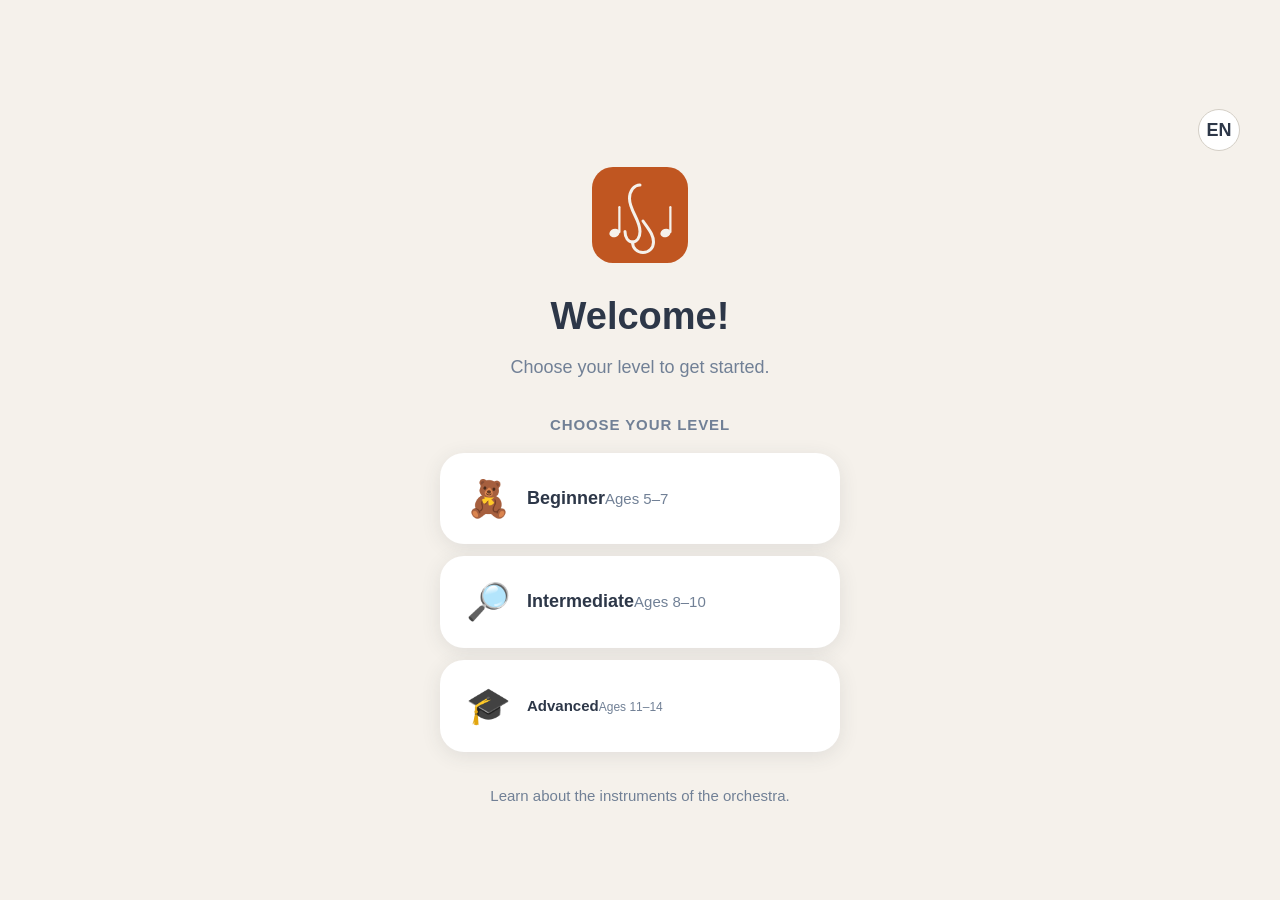
<file: index.html>
<!DOCTYPE html>
<html lang="en" data-tier="1">
<head>
  <meta charset="UTF-8">
  <meta name="viewport" content="width=device-width, initial-scale=1.0, viewport-fit=cover">
  <title>Orchestrarium — Instruments of the Orchestra</title>
  <meta name="description" content="Learn about the instruments of the orchestra. Free, offline-first, for K-8 students.">
  <meta name="theme-color" content="#c05621">
  <link rel="manifest" href="manifest.json">
  <link rel="icon" type="image/svg+xml" href="icon.svg">
  <link rel="apple-touch-icon" href="icon.svg">
  <meta name="apple-mobile-web-app-capable" content="yes">
  <meta name="apple-mobile-web-app-status-bar-style" content="default">
  <meta name="apple-mobile-web-app-title" content="Orchestrarium">
  <link rel="stylesheet" href="css/styles.css">
  <script>
    // Pre-paint: apply saved tier + language before first frame to avoid flash
    (function () {
      try {
        var tier = localStorage.getItem('orchestrariumTier');
        if (tier === '2' || tier === '3') {
          document.documentElement.setAttribute('data-tier', tier);
        }
        var lang = localStorage.getItem('orchestrariumLang');
        if (lang === 'pt') document.documentElement.setAttribute('lang', 'pt-BR');
      } catch (e) { /* private mode etc. */ }
    })();
  </script>
</head>
<body>
  <div id="app" class="app"></div>
  <script src="js/i18n.js"></script>
  <script src="js/instruments.js"></script>
  <script src="js/drawings.js"></script>
  <script src="js/graphics.js"></script>
  <script src="js/audio.js"></script>
  <script src="js/games.js"></script>
  <script src="js/app.js"></script>
  <script>
    if ('serviceWorker' in navigator) {
      navigator.serviceWorker.register('sw.js');
    }
  </script>
</body>
</html>
</file>
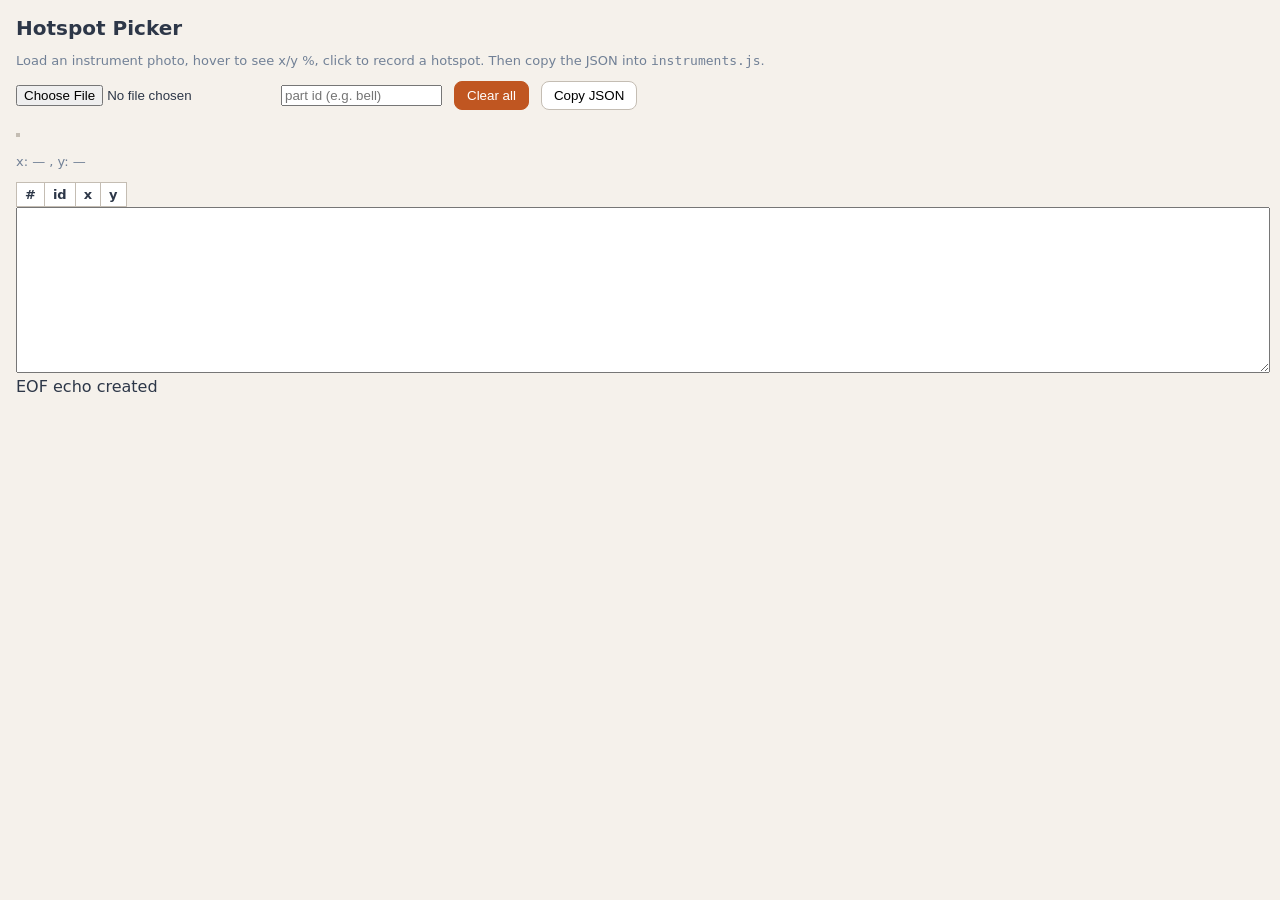
<file: tools/hotspot-picker.html>
<!doctype html>
<html lang="en">
<head>
<meta charset="UTF-8">
<title>Hotspot Picker — Orchestrarium</title>
<style>
  body { font-family: system-ui, sans-serif; margin: 16px; background:#f5f1eb; color:#2d3748; }
  h1 { font-size: 20px; margin-bottom: 8px; }
  .row { display:flex; gap:12px; align-items:center; flex-wrap:wrap; margin-bottom:12px; }
  #stage { position:relative; display:inline-block; border:2px solid #c4bdb3; background:#fff; }
  #img { display:block; max-width:90vw; max-height:70vh; }
  #cross { position:absolute; pointer-events:none; left:0; top:0; width:100%; height:100%; }
  #cross::before, #cross::after { content:''; position:absolute; background:rgba(192,86,33,0.6); }
  #cross::before { left:0; right:0; top:50%; height:1px; }
  #cross::after { top:0; bottom:0; left:50%; width:1px; }
  .dot { position:absolute; width:12px; height:12px; border-radius:50%; background:#c05621; border:2px solid #fff; transform:translate(-50%,-50%); pointer-events:none; }
  .label { position:absolute; transform:translate(8px,-50%); font-size:12px; font-weight:700; color:#2d3748; background:rgba(255,255,255,0.8); padding:1px 4px; border-radius:3px; white-space:nowrap; pointer-events:none; }
  table { border-collapse:collapse; margin-top:12px; background:#fff; }
  th,td { border:1px solid #c4bdb3; padding:4px 8px; font-size:13px; }
  button { padding:6px 12px; border-radius:8px; border:1px solid #c4bdb3; background:#fff; cursor:pointer; }
  button.primary { background:#c05621; color:#fff; border-color:#c05621; }
  textarea { width:100%; height:160px; font-family:monospace; font-size:12px; }
  .hint { font-size:13px; color:#718096; }
</style>
</head>
<body>
<h1>Hotspot Picker</h1>
<p class="hint">Load an instrument photo, hover to see x/y %, click to record a hotspot. Then copy the JSON into <code>instruments.js</code>.</p>
<div class="row">
  <input type="file" id="file" accept="image/*">
  <input type="text" id="partId" placeholder="part id (e.g. bell)" size="18">
  <button class="primary" id="clear">Clear all</button>
  <button id="export">Copy JSON</button>
</div>
<div id="stage">
  <img id="img" alt="">
  <div id="cross"></div>
</div>
<p id="coords" class="hint">x: — , y: —</p>
<table id="tbl"><thead><tr><th>#</th><th>id</th><th>x</th><th>y</th></tr></thead><tbody></tbody></table>
<textarea id="out" readonly></textarea>

<script>
const img=document.getElementById('img');
const stage=document.getElementById('stage');
const coords=document.getElementById('coords');
const tbody=document.querySelector('#tbl tbody');
const out=document.getElementById('out');
let hotspots=[];

document.getElementById('file').addEventListener('change', e=>{
  const f=e.target.files[0]; if(!f) return;
  img.src=URL.createObjectURL(f);
});

stage.addEventListener('mousemove', e=>{
  const r=img.getBoundingClientRect();
  const x=((e.clientX-r.left)/r.width*100);
  const y=((e.clientY-r.top)/r.height*100);
  coords.textContent='x: '+x.toFixed(1)+' , y: '+y.toFixed(1);
});

stage.addEventListener('click', e=>{
  const r=img.getBoundingClientRect();
  const x=+((e.clientX-r.left)/r.width*100).toFixed(1);
  const y=+((e.clientY-r.top)/r.height*100).toFixed(1);
  const id=document.getElementById('partId').value.trim() || ('part'+(hotspots.length+1));
  hotspots.push({id,x,y});
  render();
});

function render(){
  stage.querySelectorAll('.dot,.label').forEach(n=>n.remove());
  const tbodyEl=document.querySelector('#tbl tbody');
  tbodyEl.innerHTML='';
  hotspots.forEach((h,i)=>{
    const dot=document.createElement('div'); dot.className='dot';
    dot.style.left=h.x+'%'; dot.style.top=h.y+'%';
    const lab=document.createElement('div'); lab.className='label';
    lab.style.left=h.x+'%'; lab.style.top=h.y+'%';
    lab.textContent=h.id;
    stage.appendChild(dot); stage.appendChild(lab);
    const tr=document.createElement('tr');
    tr.innerHTML='<td>'+(i+1)+'</td><td>'+h.id+'</td><td>'+h.x+'</td><td>'+h.y+'</td>';
    tbodyEl.appendChild(tr);
  });
  out.value=JSON.stringify(hotspots,null,2);
}

document.getElementById('clear').addEventListener('click',()=>{ hotspots=[]; render(); });
document.getElementById('export').addEventListener('click',()=>{ navigator.clipboard.writeText(out.value); alert('Copied'); });
</script>
</body>
</html>
EOF
echo created
</file>
<file: css/styles.css>
/* ============================================================
   Orchestrarium — Design System
   Pauta warm paper palette + DK Eyewitness layout language
   ============================================================ */

/* --- Design Tokens --- */
:root {
  /* Pauta warm paper base */
  --bg-page: #f5f1eb;
  --bg-canvas: #ffffff;
  --bg-elevated: #fff;
  --bg-glass: rgba(245, 241, 235, 0.82);

  /* Pauta terracotta accent */
  --accent: #c05621;
  --accent-light: #e06850;
  --accent-dark: #9c4221;
  --accent-soft: rgba(192, 86, 33, 0.08);

  /* Text */
  --text: #2d3748;
  --text-muted: #718096;
  --text-faint: #a0aec0;

  /* Family colors (universal orchestral convention) */
  --family-strings: #3b82f6;
  --family-woodwinds: #84cc16;
  --family-brass: #f59e0b;
  --family-percussion: #ef4444;
  --family-other: #a855f7;

  /* Semantic */
  --success: #22c55e;
  --warning: #e6a817;
  --error: #e06850;
  --gold: #facc15;

  /* Spacing */
  --sp-1: 4px; --sp-2: 8px; --sp-3: 12px; --sp-4: 16px;
  --sp-5: 24px; --sp-6: 32px; --sp-7: 48px; --sp-8: 64px;

  /* Radii (Pauta bubbly) */
  --r-sm: 8px; --r-md: 16px; --r-lg: 22px; --r-pill: 9999px;

  /* Shadows */
  --shadow-sm: 0 2px 8px rgba(45, 55, 72, 0.06);
  --shadow-md: 0 4px 20px rgba(45, 55, 72, 0.10);
  --shadow-drop: 0 8px 24px rgba(45, 55, 72, 0.14);
  --shadow-lg: 0 12px 40px rgba(45, 55, 72, 0.16);

  /* DK annotation */
  --leader: var(--accent);
  --label-size: 11px;
  --label-tracking: 0.06em;

  /* Type scale (tier 2 default) */
  --fs-body: 16px;
  --fs-small: 13px;
  --fs-title: 22px;
  --fs-display: 32px;
  --fs-label: var(--label-size);

  /* Transitions */
  --ease-bounce: cubic-bezier(0.34, 1.56, 0.64, 1);
  --t-fast: 150ms;
  --t-med: 250ms;

  /* Diagram ink (SVG resolves from CSS vars) */
  --dg-ink: #2d3748;
  --dg-ink-dim: #718096;
  --dg-housing: #e8e2d9;
  --dg-housing-edge: #c4bdb3;
  --dg-open: #ffffff;
  --dg-accent: var(--accent);

  /* Diagram material tones (realistic instrument bodies) */
  --dg-wood: #c8965a;          /* warm spruce/maple top */
  --dg-wood-dark: #9a6b34;     /* shaded spruce */
  --dg-wood-edge: #6f4a1f;     /* outline of wooden bodies */
  --dg-padauk: #8a4b32;        /* reddish bow/fittings wood */
  --dg-brass: #d9a441;         /* polished brass */
  --dg-brass-dark: #a3721f;    /* brass shadow */
  --dg-brass-edge: #7a5215;    /* brass outline */
  --dg-silver: #cfd6de;        /* nickel/silver keys, flute */
  --dg-silver-dark: #9aa4b0;
  --dg-silver-edge: #6b7480;
  --dg-ebonite: #24272e;       /* clarinet/sax black body */
  --dg-ebonite-edge: #111318;
  --dg-skin: #e8c9a8;          /* drumhead / timpani head */
  --dg-skin-edge: #b99a76;

  /* Layout */
  --app-max: 960px;
  --topbar-h: 56px;
}

/* Tier 1 — Beginner: bigger everything */
[data-tier="1"] {
  --fs-body: 18px;
  --fs-small: 15px;
  --fs-title: 26px;
  --fs-display: 38px;
  --fs-label: 13px;
  --r-md: 18px;
  --r-lg: 24px;
}

/* Tier 3 — Advanced: denser */
[data-tier="3"] {
  --fs-body: 15px;
  --fs-small: 12px;
  --fs-title: 20px;
  --fs-display: 28px;
  --fs-label: 10px;
}

/* --- Reset --- */
*, *::before, *::after { box-sizing: border-box; margin: 0; padding: 0; }
html { font-size: 16px; -webkit-text-size-adjust: 100%; }

/* Language toggle (matches Preludio projects) */
.theme-toggle {
  width: 42px; height: 42px;
  padding: 0;
  display: inline-flex;
  align-items: center;
  justify-content: center;
  font-size: 18px;
  font-weight: 700;
  line-height: 1;
  cursor: pointer;
  color: var(--text);
  background: var(--bg-elevated);
  border: 1.5px solid #d4cfc6;
  border-radius: 50%;
  transition: border-color 0.15s, background 0.15s, transform 0.1s;
  flex-shrink: 0;
}
.theme-toggle:hover { border-color: var(--accent); }
.theme-toggle:active { transform: scale(0.94); }
body {
  font-family: -apple-system, 'SF Pro Text', 'Helvetica Neue', Arial, sans-serif;
  font-size: var(--fs-body);
  line-height: 1.55;
  color: var(--text);
  background: var(--bg-page);
  min-height: 100dvh;
  overflow-x: hidden;
}
img, svg { display: block; max-width: 100%; }
button { font: inherit; color: inherit; cursor: pointer; border: none; background: none; }
a { color: var(--accent); text-decoration: none; }
a:hover { text-decoration: underline; }
ul, ol { list-style: none; }

/* Focus */
:focus-visible {
  outline: 3px solid var(--accent);
  outline-offset: 2px;
  border-radius: 4px;
}

/* --- App Shell --- */
.app {
  min-height: 100dvh;
  display: flex;
  flex-direction: column;
}

/* --- Top Bar --- */
.topbar {
  position: sticky;
  top: 0;
  z-index: 100;
  height: var(--topbar-h);
  display: flex;
  align-items: center;
  gap: var(--sp-3);
  padding: 0 var(--sp-4);
  background: var(--bg-glass);
  backdrop-filter: blur(16px);
  -webkit-backdrop-filter: blur(16px);
  border-bottom: 1px solid rgba(45, 55, 72, 0.08);
}
.topbar-title {
  font-size: var(--fs-small);
  font-weight: 700;
  letter-spacing: var(--label-tracking);
  text-transform: uppercase;
  color: var(--accent);
  flex: 1;
  white-space: nowrap;
  overflow: hidden;
  text-overflow: ellipsis;
}
.topbar-back {
  width: 40px; height: 40px;
  display: grid; place-items: center;
  border-radius: var(--r-pill);
  color: var(--text);
  flex-shrink: 0;
}
.topbar-back:hover { background: var(--accent-soft); }
.topbar-action {
  width: 40px; height: 40px;
  display: grid; place-items: center;
  border-radius: var(--r-pill);
  color: var(--text-muted);
  flex-shrink: 0;
  font-size: 20px;
}
.topbar-action:hover { background: var(--accent-soft); color: var(--accent); }

/* --- Screen Container --- */
.screen {
  flex: 1;
  width: 100%;
  max-width: var(--app-max);
  margin: 0 auto;
  padding: var(--sp-5) var(--sp-4) var(--sp-7);
}

/* --- Welcome Screen --- */
.welcome {
  position: relative;
  display: flex;
  flex-direction: column;
  align-items: center;
  justify-content: center;
  min-height: 100dvh;
  text-align: center;
  padding: var(--sp-5);
}
.welcome-lang-toggle {
  position: absolute;
  top: var(--sp-4);
  right: var(--sp-4);
  display: flex;
  gap: var(--sp-1);
  padding: 3px;
  border-radius: var(--r-pill);
  background: var(--bg-glass);
  border: 1.5px solid rgba(45, 55, 72, 0.12);
  backdrop-filter: blur(8px);
}
.lang-pill {
  padding: var(--sp-1) var(--sp-3);
  border-radius: var(--r-pill);
  font-size: var(--fs-small);
  font-weight: 600;
  color: var(--text-muted);
  background: transparent;
}
.lang-pill:hover { color: var(--text); }
.lang-pill.active {
  background: var(--accent);
  color: #fff;
}
.welcome-logo {
  width: 96px; height: 96px;
  margin-bottom: var(--sp-5);
}
.welcome-title {
  font-size: var(--fs-display);
  font-weight: 800;
  color: var(--text);
  margin-bottom: var(--sp-2);
}
.welcome-sub {
  font-size: var(--fs-body);
  color: var(--text-muted);
  max-width: 380px;
  margin-bottom: var(--sp-6);
}
.welcome-tier-label {
  font-size: var(--fs-small);
  font-weight: 700;
  letter-spacing: var(--label-tracking);
  text-transform: uppercase;
  color: var(--text-muted);
  margin-bottom: var(--sp-4);
}

/* --- Tier Picker --- */
.tier-picker {
  display: flex;
  flex-direction: column;
  gap: var(--sp-3);
  width: 100%;
  max-width: 400px;
}
.tier-card {
  display: flex;
  align-items: center;
  gap: var(--sp-4);
  padding: var(--sp-4) var(--sp-5);
  background: var(--bg-canvas);
  border: 2px solid transparent;
  border-radius: var(--r-lg);
  box-shadow: var(--shadow-md);
  text-align: left;
  transition: border-color var(--t-fast), transform var(--t-fast) var(--ease-bounce);
}
.tier-card:hover {
  border-color: var(--accent);
  transform: translateY(-2px);
}
.tier-card-emoji {
  font-size: 36px;
  flex-shrink: 0;
}
.tier-card-body { flex: 1; }
.tier-card-name {
  font-size: var(--fs-body);
  font-weight: 700;
}
.tier-card-ages {
  font-size: var(--fs-small);
  color: var(--text-muted);
}

/* --- Home Screen --- */
.home-header {
  text-align: center;
  padding: var(--sp-5) 0 var(--sp-6);
}
.home-title {
  font-size: var(--fs-display);
  font-weight: 800;
  margin-bottom: var(--sp-1);
}
.home-sub {
  color: var(--text-muted);
  font-size: var(--fs-small);
}
.home-nav {
  display: flex;
  flex-direction: column;
  gap: var(--sp-4);
}
.nav-section-label {
  font-size: var(--fs-small);
  font-weight: 700;
  letter-spacing: var(--label-tracking);
  text-transform: uppercase;
  color: var(--text-muted);
  margin-bottom: var(--sp-2);
}
.nav-card {
  display: flex;
  align-items: center;
  gap: var(--sp-4);
  padding: var(--sp-4) var(--sp-5);
  background: var(--bg-canvas);
  border-radius: var(--r-lg);
  box-shadow: var(--shadow-sm);
  transition: transform var(--t-fast) var(--ease-bounce), box-shadow var(--t-fast);
}
.nav-card:hover {
  transform: translateY(-2px);
  box-shadow: var(--shadow-md);
}
.nav-card-icon {
  width: 48px; height: 48px;
  display: grid; place-items: center;
  border-radius: var(--r-md);
  font-size: 28px;
  flex-shrink: 0;
}
.nav-card-body { flex: 1; min-width: 0; text-align: left; }
.nav-card-title {
  display: block;
  font-weight: 700;
  font-size: var(--fs-body);
}
.nav-card-desc {
  display: block;
  margin-top: 2px;
  font-size: var(--fs-small);
  color: var(--text-muted);
}
.nav-card-badge {
  font-size: var(--fs-small);
  color: var(--text-faint);
  flex-shrink: 0;
}
.nav-card.locked {
  opacity: 0.55;
  pointer-events: none;
}
.nav-card.locked .nav-card-badge { color: var(--warning); }

/* --- Family Map --- */
.family-map {
  display: grid;
  grid-template-columns: 1fr 1fr;
  gap: var(--sp-4);
}
.family-tile {
  position: relative;
  display: flex;
  flex-direction: column;
  align-items: center;
  justify-content: center;
  gap: var(--sp-2);
  padding: var(--sp-5) var(--sp-3);
  background: var(--bg-canvas);
  border-radius: var(--r-lg);
  box-shadow: var(--shadow-sm);
  text-align: center;
  transition: transform var(--t-fast) var(--ease-bounce), box-shadow var(--t-fast);
  overflow: hidden;
}
.family-tile::before {
  content: '';
  position: absolute;
  top: 0; left: 0; right: 0;
  height: 4px;
  background: var(--family-color, var(--accent));
}
.family-tile:hover {
  transform: translateY(-3px);
  box-shadow: var(--shadow-md);
}
.family-tile-icon { font-size: 40px; }
.family-tile-name {
  font-weight: 700;
  font-size: var(--fs-body);
  color: var(--family-color, var(--text));
}
.family-tile-count {
  font-size: var(--fs-small);
  color: var(--text-muted);
}

/* --- Instrument Grid --- */
.instrument-grid {
  display: grid;
  grid-template-columns: repeat(auto-fill, minmax(140px, 1fr));
  gap: var(--sp-4);
}
.instrument-card {
  display: flex;
  flex-direction: column;
  align-items: center;
  gap: var(--sp-2);
  padding: var(--sp-4) var(--sp-3);
  background: var(--bg-canvas);
  border-radius: var(--r-md);
  box-shadow: var(--shadow-sm);
  text-align: center;
  transition: transform var(--t-fast) var(--ease-bounce), box-shadow var(--t-fast);
}
.instrument-card:hover {
  transform: translateY(-2px);
  box-shadow: var(--shadow-md);
}
.instrument-card-icon {
  width: 64px; height: 64px;
  display: grid; place-items: center;
}
.instrument-card-icon svg {
  width: 100%; height: 100%;
}
.instrument-card-name {
  font-weight: 600;
  font-size: var(--fs-small);
  color: var(--text);
}
.instrument-card-family {
  font-size: 10px;
  font-weight: 700;
  letter-spacing: var(--label-tracking);
  text-transform: uppercase;
  color: var(--family-color, var(--text-muted));
}

/* --- Instrument Detail (DK spread) --- */
.detail-spread {
  background: var(--bg-canvas);
  border-radius: var(--r-lg);
  box-shadow: var(--shadow-md);
  overflow: hidden;
  margin-bottom: var(--sp-5);
}
.detail-hero {
  position: relative;
  padding: var(--sp-5);
  display: flex;
  justify-content: center;
  background: var(--bg-canvas);
  background: linear-gradient(165deg,
    color-mix(in srgb, var(--family-color, transparent) 26%, #fff) 0%,
    color-mix(in srgb, var(--family-color, transparent) 8%, #fff) 100%),
    var(--bg-canvas);
  min-height: 280px;
}
.detail-diagram {
  position: relative;
  width: 100%;
  max-width: 340px;
}
.detail-diagram svg,
.detail-diagram img.instrument-img {
  width: 100%;
  height: auto;
  filter: drop-shadow(0 6px 18px rgba(45, 55, 72, 0.12));
}

/* Hotspot overlay */
.hotspot-layer {
  position: absolute;
  inset: 0;
  pointer-events: none;
}
.hotspot {
  position: absolute;
  width: 28px; height: 28px;
  transform: translate(-50%, -50%);
  pointer-events: auto;
  display: grid;
  place-items: center;
  z-index: 2;
}
.hotspot-dot {
  width: 14px; height: 14px;
  border-radius: var(--r-pill);
  background: var(--accent);
  border: 2.5px solid #fff;
  box-shadow: 0 1px 6px rgba(0,0,0,0.25);
  transition: transform var(--t-fast) var(--ease-bounce);
}
.hotspot:hover .hotspot-dot,
.hotspot.active .hotspot-dot {
  transform: scale(1.4);
  background: var(--accent-dark);
}
.hotspot-num {
  position: absolute;
  top: -6px; right: -6px;
  width: 16px; height: 16px;
  border-radius: var(--r-pill);
  background: var(--text);
  color: #fff;
  font-size: 9px;
  font-weight: 700;
  display: grid;
  place-items: center;
  line-height: 1;
}

/* Leader line SVG (absolute, covers the diagram) */
.leader-svg {
  position: absolute;
  inset: 0;
  width: 100%;
  height: 100%;
  pointer-events: none;
  z-index: 1;
}
.leader-svg line {
  stroke: var(--leader);
  stroke-width: 1;
}
.leader-svg circle {
  fill: var(--leader);
}

/* Hotspot labels around the edges */
.hotspot-label {
  position: absolute;
  transform: translate(-50%, -50%);
  font-size: var(--fs-label);
  font-weight: 700;
  letter-spacing: var(--label-tracking);
  text-transform: uppercase;
  color: var(--text);
  background: transparent;
  padding: 2px 4px;
  border-radius: 4px;
  text-shadow: 0 1px 2px rgba(255,255,255,0.9), 0 0 4px rgba(255,255,255,0.9);
  white-space: nowrap;
  pointer-events: none;
  z-index: 3;
}

/* Hotspot info card (shown on click/tap) */
.hotspot-info {
  position: fixed;
  bottom: 0; left: 0; right: 0;
  background: var(--bg-elevated);
  border-radius: var(--r-lg) var(--r-lg) 0 0;
  box-shadow: var(--shadow-lg);
  padding: var(--sp-5);
  z-index: 200;
  transform: translateY(100%);
  transition: transform var(--t-med) var(--ease-bounce);
}
.hotspot-info.open { transform: translateY(0); }
.hotspot-info-label {
  font-size: var(--fs-label);
  font-weight: 700;
  letter-spacing: var(--label-tracking);
  text-transform: uppercase;
  color: var(--accent);
  margin-bottom: var(--sp-2);
}
.hotspot-info-desc {
  font-size: var(--fs-body);
  line-height: 1.5;
  color: var(--text);
  margin-bottom: var(--sp-4);
}
.hotspot-info-close {
  position: absolute;
  top: var(--sp-3); right: var(--sp-3);
  width: 36px; height: 36px;
  display: grid; place-items: center;
  border-radius: var(--r-pill);
  color: var(--text-muted);
  font-size: 20px;
}
.hotspot-info-close:hover { background: var(--accent-soft); }

/* Numbered-dot fallback (mobile / Tier 1) */
.hotspot-list {
  display: flex;
  flex-direction: column;
  gap: var(--sp-2);
  padding: 0 var(--sp-4) var(--sp-4);
}
.hotspot-list-item {
  display: flex;
  align-items: flex-start;
  gap: var(--sp-3);
  padding: var(--sp-3);
  background: var(--bg-page);
  border-radius: var(--r-md);
  text-align: left;
  width: 100%;
}
.hotspot-list-num {
  width: 24px; height: 24px;
  border-radius: var(--r-pill);
  background: var(--accent);
  color: #fff;
  font-size: 12px;
  font-weight: 700;
  display: grid;
  place-items: center;
  flex-shrink: 0;
}
.hotspot-list-label {
  font-size: var(--fs-small);
  font-weight: 700;
  letter-spacing: var(--label-tracking);
  text-transform: uppercase;
  color: var(--text);
  margin-bottom: 2px;
}
.hotspot-list-desc {
  font-size: var(--fs-small);
  color: var(--text-muted);
  line-height: 1.4;
}

/* Detail body sections */
.detail-section {
  padding: var(--sp-4) var(--sp-5);
  border-top: 1px solid rgba(45, 55, 72, 0.06);
}
.detail-section-title {
  font-size: var(--fs-label);
  font-weight: 700;
  letter-spacing: var(--label-tracking);
  text-transform: uppercase;
  color: var(--text-muted);
  margin-bottom: var(--sp-3);
}

/* Audio buttons */
.audio-btn-row {
  display: flex;
  flex-direction: column;
  gap: var(--sp-3);
}
.audio-btn {
  display: flex;
  align-items: center;
  gap: var(--sp-3);
  padding: var(--sp-3) var(--sp-4);
  border-radius: var(--r-md);
  font-weight: 600;
  font-size: var(--fs-body);
  transition: transform var(--t-fast) var(--ease-bounce), opacity var(--t-fast);
  width: 100%;
  text-align: left;
}
.audio-btn:hover { transform: translateY(-1px); }
.audio-btn:active { transform: scale(0.98); }
.audio-btn.primary {
  background: var(--accent);
  color: #fff;
}
.audio-btn.secondary {
  background: var(--bg-page);
  color: var(--text);
  border: 1.5px solid rgba(45, 55, 72, 0.12);
}
.audio-btn-icon { font-size: 22px; flex-shrink: 0; }
.audio-btn.playing { opacity: 0.7; }

/* Orchestra mixer */
.orchestra-mixer .mixer-hint {
  margin: 0 0 var(--sp-4);
  color: var(--text-muted);
  font-size: var(--fs-small);
  line-height: 1.5;
}
.mixer-tracks {
  list-style: none;
  margin: var(--sp-4) 0 0;
  padding: 0;
  display: grid;
  grid-template-columns: repeat(2, 1fr);
  gap: var(--sp-2);
}
.mixer-track { margin: 0; }
.mixer-toggle {
  display: flex;
  align-items: center;
  gap: var(--sp-2);
  width: 100%;
  padding: var(--sp-2) var(--sp-3);
  border-radius: var(--r-sm);
  font-size: var(--fs-small);
  font-weight: 600;
  color: var(--text);
  background: var(--bg-page);
  border: 1.5px solid rgba(45, 55, 72, 0.12);
  text-align: left;
}
.mixer-toggle:hover { transform: translateY(-1px); }
.mixer-toggle:active { transform: scale(0.98); }
.mixer-dot {
  width: 10px;
  height: 10px;
  border-radius: var(--r-pill);
  background: var(--accent);
  flex-shrink: 0;
}
.mixer-track.muted .mixer-toggle {
  opacity: 0.5;
  text-decoration: line-through;
}
.mixer-track.muted .mixer-dot { background: var(--text-faint); }

/* Fact nuggets */
.fact-nuggets {
  display: flex;
  flex-direction: column;
  gap: var(--sp-3);
}
.fact-nugget {
  padding: var(--sp-3) var(--sp-4);
  background: var(--bg-page);
  border-left: 3px solid var(--accent);
  border-radius: 0 var(--r-sm) var(--r-sm) 0;
  font-size: var(--fs-body);
  line-height: 1.5;
}
.fact-box {
  padding: var(--sp-4);
  background: var(--accent-soft);
  border-radius: var(--r-md);
  font-size: var(--fs-small);
  line-height: 1.5;
}
.fact-box-title {
  font-size: var(--fs-label);
  font-weight: 700;
  letter-spacing: var(--label-tracking);
  text-transform: uppercase;
  color: var(--accent);
  margin-bottom: var(--sp-2);
}

/* Size comparison */
.size-compare {
  display: flex;
  align-items: flex-end;
  gap: var(--sp-4);
  padding: var(--sp-4) 0;
}
.size-compare-item {
  display: flex;
  flex-direction: column;
  align-items: center;
  gap: var(--sp-2);
}
.size-compare-bar {
  width: 40px;
  background: var(--family-color, var(--accent));
  border-radius: var(--r-sm) var(--r-sm) 0 0;
  min-height: 8px;
}
.size-compare-label {
  font-size: 10px;
  font-weight: 600;
  color: var(--text-muted);
  text-align: center;
}
.size-compare-cm {
  font-size: var(--fs-small);
  font-weight: 700;
  color: var(--text);
}

/* Related instruments */
.related-row {
  display: flex;
  gap: var(--sp-3);
  overflow-x: auto;
  padding-bottom: var(--sp-2);
  -webkit-overflow-scrolling: touch;
}
.related-chip {
  display: flex;
  align-items: center;
  gap: var(--sp-2);
  padding: var(--sp-2) var(--sp-4);
  background: var(--bg-page);
  border-radius: var(--r-pill);
  font-size: var(--fs-small);
  font-weight: 600;
  white-space: nowrap;
  flex-shrink: 0;
  transition: background var(--t-fast);
}
.related-chip:hover { background: var(--accent-soft); }
.related-chip-icon { font-size: 20px; }

/* --- Tier badge --- */
.tier-badge {
  display: inline-flex;
  align-items: center;
  gap: 4px;
  padding: 2px 10px;
  border-radius: var(--r-pill);
  font-size: 11px;
  font-weight: 700;
  letter-spacing: 0.04em;
  text-transform: uppercase;
  background: var(--accent-soft);
  color: var(--accent);
}

/* --- Games section --- */
.games-grid {
  display: flex;
  flex-direction: column;
  gap: var(--sp-4);
}
.game-card {
  display: flex;
  align-items: center;
  gap: var(--sp-4);
  padding: var(--sp-4) var(--sp-5);
  background: var(--bg-canvas);
  border-radius: var(--r-lg);
  box-shadow: var(--shadow-sm);
  transition: transform var(--t-fast) var(--ease-bounce), box-shadow var(--t-fast);
}
.game-card:hover:not(.locked) {
  transform: translateY(-2px);
  box-shadow: var(--shadow-md);
}
.game-card.locked {
  opacity: 0.5;
}
.game-card.locked:hover { transform: none; box-shadow: var(--shadow-sm); }
.game-card-icon {
  width: 56px; height: 56px;
  display: grid; place-items: center;
  border-radius: var(--r-md);
  font-size: 32px;
  flex-shrink: 0;
  background: var(--bg-page);
}
.game-card-body { flex: 1; }
.game-card-title { font-weight: 700; font-size: var(--fs-body); }
.game-card-desc { font-size: var(--fs-small); color: var(--text-muted); }
.game-card-lock {
  font-size: var(--fs-small);
  color: var(--warning);
  flex-shrink: 0;
}

/* --- Glossary --- */
.glossary-list {
  display: flex;
  flex-direction: column;
  gap: var(--sp-3);
}
.glossary-item {
  padding: var(--sp-3) var(--sp-4);
  background: var(--bg-canvas);
  border-radius: var(--r-md);
  box-shadow: var(--shadow-sm);
}
.glossary-term {
  font-weight: 700;
  font-size: var(--fs-body);
  margin-bottom: 4px;
}
.glossary-def {
  font-size: var(--fs-small);
  color: var(--text-muted);
  line-height: 1.45;
}

/* --- Settings --- */
.settings-list {
  display: flex;
  flex-direction: column;
  gap: var(--sp-3);
}
.settings-item {
  display: flex;
  align-items: center;
  justify-content: space-between;
  gap: var(--sp-4);
  padding: var(--sp-4);
  background: var(--bg-canvas);
  border-radius: var(--r-md);
  box-shadow: var(--shadow-sm);
}
.settings-label { font-weight: 600; }
.settings-value {
  font-size: var(--fs-small);
  color: var(--text-muted);
}
.settings-select {
  padding: var(--sp-2) var(--sp-3);
  border: 1.5px solid rgba(45,55,72,0.15);
  border-radius: var(--r-sm);
  background: var(--bg-page);
  font-size: var(--fs-small);
  color: var(--text);
}

/* --- Bottom Sheet (mobile hotspot info) --- */
.sheet-overlay {
  position: fixed;
  inset: 0;
  background: rgba(45, 55, 72, 0.35);
  z-index: 190;
  opacity: 0;
  pointer-events: none;
  transition: opacity var(--t-med);
}
.sheet-overlay.open {
  opacity: 1;
  pointer-events: auto;
}

/* --- Toast --- */
.toast {
  position: fixed;
  bottom: var(--sp-5);
  left: 50%;
  transform: translateX(-50%) translateY(80px);
  background: var(--text);
  color: #fff;
  padding: var(--sp-3) var(--sp-5);
  border-radius: var(--r-pill);
  font-size: var(--fs-small);
  font-weight: 600;
  z-index: 300;
  opacity: 0;
  transition: transform var(--t-med) var(--ease-bounce), opacity var(--t-med);
  pointer-events: none;
  white-space: nowrap;
}
.toast.show {
  transform: translateX(-50%) translateY(0);
  opacity: 1;
}

/* --- Loading --- */
.loading {
  display: flex;
  flex-direction: column;
  align-items: center;
  justify-content: center;
  min-height: 100dvh;
  gap: var(--sp-4);
  color: var(--text-muted);
}
.loading-spinner {
  width: 40px; height: 40px;
  border: 3px solid var(--accent-soft);
  border-top-color: var(--accent);
  border-radius: var(--r-pill);
  animation: spin 0.8s linear infinite;
}
@keyframes spin { to { transform: rotate(360deg); } }

/* --- Credits page --- */
.credits-page {
  max-width: 640px;
  margin: 0 auto;
  padding: var(--sp-5);
}
.credits-page h1 {
  font-size: var(--fs-title);
  margin-bottom: var(--sp-4);
}
.credits-page h2 {
  font-size: var(--fs-body);
  font-weight: 700;
  margin: var(--sp-5) 0 var(--sp-2);
}
.credits-page p, .credits-page li {
  font-size: var(--fs-small);
  color: var(--text-muted);
  line-height: 1.5;
  margin-bottom: var(--sp-2);
}
.credits-page a { color: var(--accent); }

/* --- Game Play (in-game screens) --- */
.game-play {
  display: flex;
  flex-direction: column;
  gap: var(--sp-4);
  max-width: 560px;
  margin: 0 auto;
}
.game-progress {
  display: flex;
  justify-content: space-between;
  font-size: var(--fs-small);
  font-weight: 700;
  letter-spacing: var(--label-tracking);
  text-transform: uppercase;
  color: var(--text-muted);
}
.game-question {
  font-size: var(--fs-title);
  font-weight: 800;
  text-align: center;
  margin-top: var(--sp-3);
}
.game-play-audio {
  display: flex;
  align-items: center;
  justify-content: center;
  gap: var(--sp-3);
  padding: var(--sp-4) var(--sp-5);
  background: var(--accent);
  color: #fff;
  border-radius: var(--r-md);
  font-weight: 700;
  font-size: var(--fs-body);
  transition: transform var(--t-fast) var(--ease-bounce);
}
.game-play-audio.small { padding: var(--sp-2) var(--sp-4); }
.game-play-audio:active { transform: scale(0.97); }
.game-play-icon { font-size: 24px; }

/* Quiz choices */
.quiz-choices {
  display: grid;
  grid-template-columns: 1fr 1fr;
  gap: var(--sp-3);
}
.quiz-choice {
  display: flex;
  flex-direction: column;
  align-items: center;
  gap: var(--sp-2);
  padding: var(--sp-4) var(--sp-3);
  background: var(--bg-canvas);
  border: 2px solid transparent;
  border-radius: var(--r-md);
  box-shadow: var(--shadow-sm);
  font-weight: 600;
  font-size: var(--fs-small);
  text-align: center;
  transition: transform var(--t-fast) var(--ease-bounce), border-color var(--t-fast);
}
.quiz-choice:hover:not(:disabled) { transform: translateY(-2px); }
.quiz-choice.correct { border-color: var(--success); background: rgba(34, 197, 94, 0.1); }
.quiz-choice.wrong { border-color: var(--error); background: rgba(224, 104, 80, 0.1); }
.quiz-choice-icon { width: 40px; height: 40px; display: grid; place-items: center; }
.quiz-feedback {
  text-align: center;
  font-weight: 800;
  font-size: var(--fs-title);
}
.quiz-feedback.ok { color: var(--success); }
.quiz-feedback.no { color: var(--error); }

/* Game results */
.game-result {
  display: flex;
  flex-direction: column;
  align-items: center;
  gap: var(--sp-4);
  padding: var(--sp-6) var(--sp-4);
  text-align: center;
}
.game-result-stars { font-size: 48px; letter-spacing: 6px; color: var(--gold); }
.game-result-score { font-size: var(--fs-body); font-weight: 600; }
.game-newbest {
  font-weight: 800;
  color: var(--accent);
  font-size: var(--fs-body);
}
.game-bingo-word {
  font-size: 56px;
  font-weight: 900;
  color: var(--accent);
  letter-spacing: 0.04em;
}

/* Bingo */
.bingo-call {
  display: flex;
  align-items: center;
  justify-content: center;
  gap: var(--sp-3);
  font-weight: 700;
}
.bingo-card {
  display: grid;
  grid-template-columns: repeat(3, 1fr);
  gap: var(--sp-2);
}
.bingo-cell {
  display: flex;
  flex-direction: column;
  align-items: center;
  justify-content: center;
  gap: 4px;
  aspect-ratio: 1;
  padding: var(--sp-2);
  background: var(--bg-canvas);
  border: 2px solid rgba(45, 55, 72, 0.12);
  border-radius: var(--r-md);
  font-size: 10px;
  font-weight: 600;
  text-align: center;
  transition: transform var(--t-fast), background var(--t-fast), border-color var(--t-fast);
}
.bingo-cell.called { border-color: var(--accent); }
.bingo-cell.marked {
  background: var(--accent-soft);
  border-color: var(--accent);
}
.bingo-cell.marked .bingo-cell-icon { opacity: 0.65; }
.bingo-cell-icon { width: 34px; height: 34px; display: grid; place-items: center; }
.bingo-cell-name {
  white-space: nowrap;
  overflow: hidden;
  text-overflow: ellipsis;
  max-width: 100%;
}

/* Build the Orchestra */
.build-prompt {
  text-align: center;
  font-size: var(--fs-small);
  color: var(--text-muted);
}
.build-current {
  display: flex;
  align-items: center;
  justify-content: center;
  gap: var(--sp-3);
  padding: var(--sp-4);
  background: var(--bg-canvas);
  border-radius: var(--r-lg);
  box-shadow: var(--shadow-sm);
}
.build-current-icon { width: 44px; height: 44px; display: grid; place-items: center; }
.build-current-name { font-size: var(--fs-title); font-weight: 800; }
.build-sections {
  display: grid;
  grid-template-columns: 1fr 1fr;
  gap: var(--sp-3);
}
.build-section {
  display: flex;
  align-items: center;
  gap: var(--sp-2);
  padding: var(--sp-4);
  background: var(--bg-canvas);
  border: 2px solid rgba(45, 55, 72, 0.1);
  border-top: 4px solid var(--family-color, var(--accent));
  border-radius: var(--r-md);
  font-weight: 700;
  transition: transform var(--t-fast) var(--ease-bounce), border-color var(--t-fast);
}
.build-section:active { transform: scale(0.97); }
.build-section-emoji { font-size: 22px; }
.build-section-name { flex: 1; text-align: left; }
.build-section-count {
  min-width: 22px; height: 22px;
  display: grid; place-items: center;
  border-radius: var(--r-pill);
  background: var(--accent-soft);
  color: var(--accent);
  font-size: 11px;
  font-weight: 800;
}
.build-section.family-strings { --family-color: var(--family-strings); }
.build-section.family-woodwinds { --family-color: var(--family-woodwinds); }
.build-section.family-brass { --family-color: var(--family-brass); }
.build-section.family-percussion { --family-color: var(--family-percussion); }
.build-section.family-other { --family-color: var(--family-other); }

/* --- Responsive --- */
@media (min-width: 640px) {
  .family-map { grid-template-columns: repeat(4, 1fr); }
  .instrument-grid { grid-template-columns: repeat(auto-fill, minmax(160px, 1fr)); }
  .hotspot-info {
    left: 50%;
    right: auto;
    bottom: var(--sp-5);
    transform: translate(-50%, 120%);
    width: 90%;
    max-width: 480px;
    border-radius: var(--r-lg);
  }
  .hotspot-info.open { transform: translate(-50%, 0); }
  .audio-btn-row { flex-direction: row; }
  .audio-btn { width: auto; flex: 1; justify-content: center; }
}

@media (max-width: 480px) {
  .instrument-grid { grid-template-columns: repeat(2, 1fr); }
  .detail-hero { padding: var(--sp-4); min-height: 220px; }
}

/* --- Print --- */
@media print {
  .topbar, .hotspot-layer, .leader-svg, .audio-btn-row, .toast { display: none !important; }
  .screen { padding: 0; max-width: none; }
  .detail-spread { box-shadow: none; border: 1px solid #ddd; }
}

/* --- High Contrast --- */
@media (prefers-contrast: high) {
  :root {
    --text-muted: #4a5568;
    --text-faint: #718096;
  }
  .hotspot-dot { border-width: 3px; }
}

/* --- Reduced Motion --- */
@media (prefers-reduced-motion: reduce) {
  *, *::before, *::after {
    animation-duration: 0.01ms !important;
    transition-duration: 0.01ms !important;
  }
}
</file>
